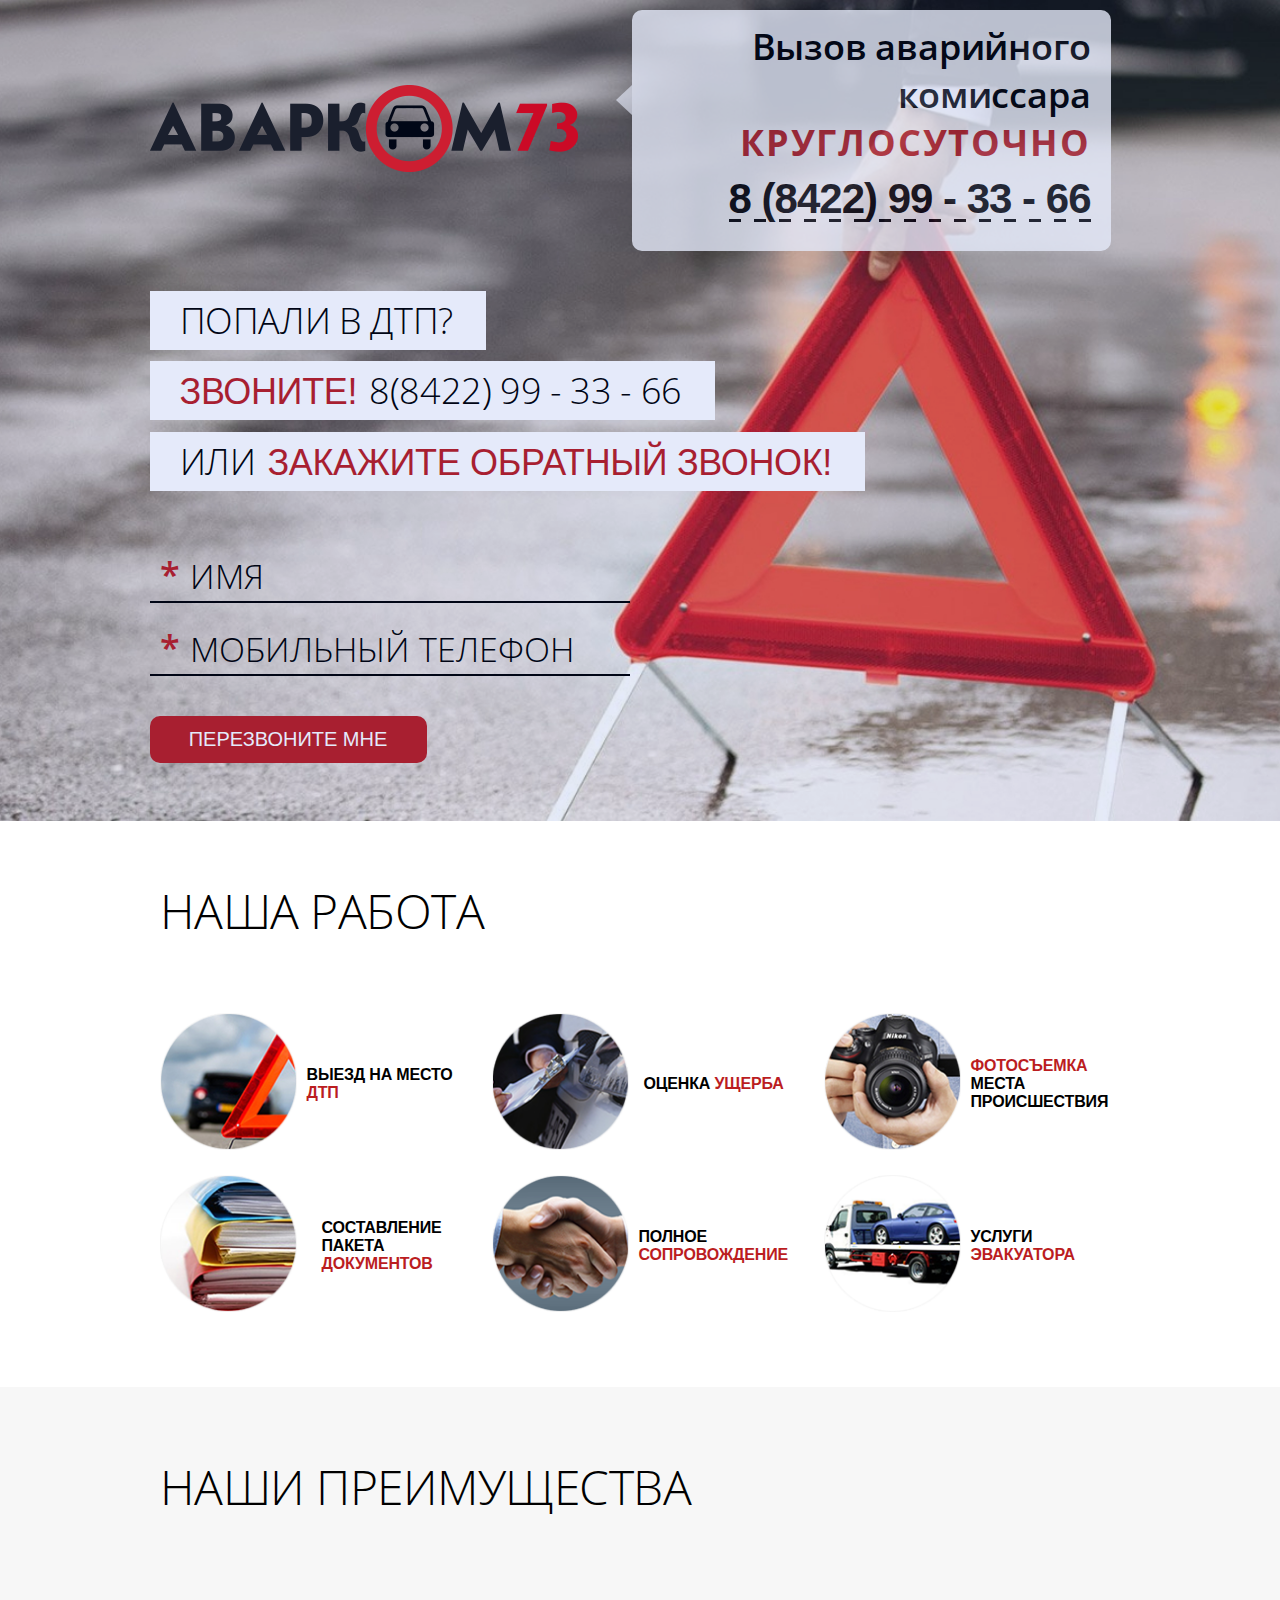
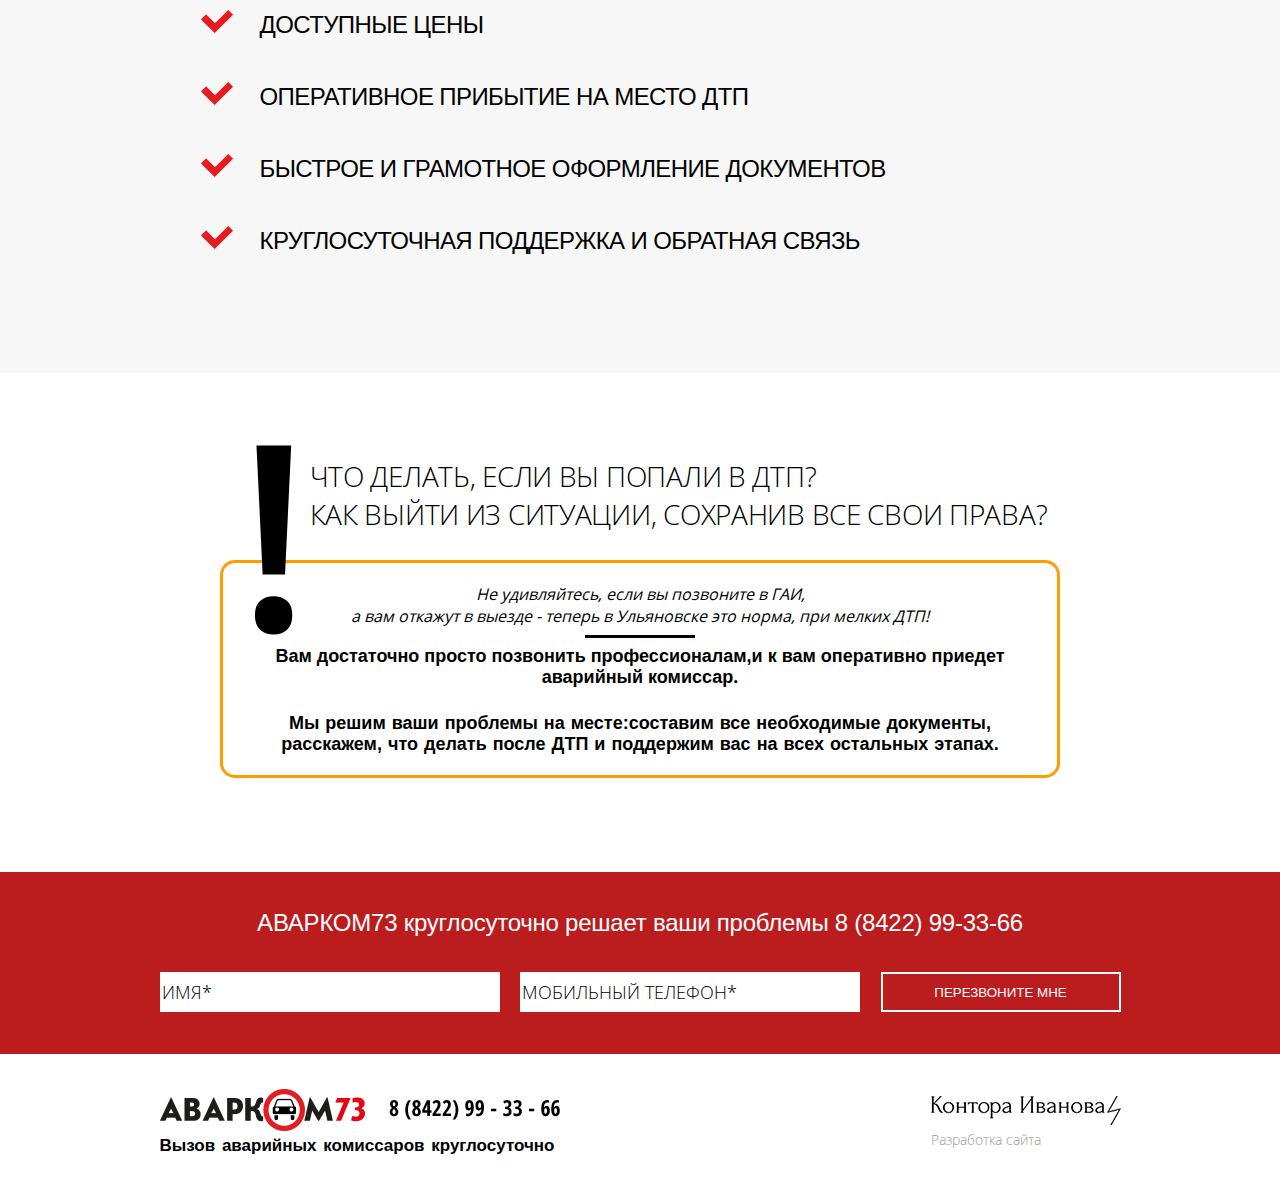
<file: index.html>
<!DOCTYPE html>
<html lang="en">
  <head>
    <meta charset="UTF-8" />
    <meta name="viewport" content="width=device-width, initial-scale=1.0" />
    <meta http-equiv="X-UA-Compatible" content="ie=edge" />
    <link href="https://fonts.googleapis.com/css?family=Open+Sans+Condensed:300,700&display=swap&subset=cyrillic-ext"
      rel="stylesheet">
    <link href="https://fonts.googleapis.com/css?family=Open+Sans+Condensed:300&display=swap&subset=cyrillic"
      rel="stylesheet">
    <link rel="stylesheet" href="css/style.css"/>
    <title>Аварком</title>
  </head>



  <body>
    <!-- контейнер первой секции -->
    <div class="intro">
      <div class="container">
        <!-- шапка сайта -->
        <header class="intro__header">
          <div class="intro__logo">
            <img src="img/logo.png.png">
          </div>

 <!-- облако с надписями -->
          <div class="intro__cloud">
               <div class="intro__cloud--text"> 
                  <h1>Вызов аварийного комиссара 
                     <span class="intro__cloud--uppercase">КРУГЛОСУТОЧНО</span></h1>
                <a class="intro__cloud--telephone">8 (8422) 99 - 33 - 66</a>

                
            </div>
         </div>
      </header>

<!-- Main text -->

        <main class="intro_main">
          <div class="intro__info">
   <p class="intro__main--header"><mark>Попали в ДТП?</mark></p>
   <p class="intro__main--content"> <mark> <span>Звоните!</span>8(8422) 99 - 33 - 66</mark> </p>
  <p class="intro__main--footer"><mark>или<span>закажите обратный звонок!</span></mark></p>
       </div>

<!--Main form -->
          <form action="#" method="POST" class="intro__form">
            <div class="intro__name">
              <label for="intro__name">*</label>
                   <input type="text" placeholder="Имя" id="intro__name" required />
                   </div>
                      <div class="intro__number">
                   <label for="intro__number">*</label>
                  
                   <input type="telephone" placeholder="Мобильный телефон" id="intro__number" required />
            </div>
               <input type="submit" id="submit" value="Перезвоните мне"/>
           </form>
        </main>
      </div>
    </div>


    <!--Block with images -->
    <section class="work">
      <div class="container">
        <div class="title">
          <h2>Наша работа</h2>
        </div>
              <div class="work__row">
                  <div class="work__column">
                      <div class="work__column--icon">
                          <img src="img/img_1.png" height="137px" width="137px" />
                              </div>
                        <div class="work__column--text">
                    <span>Выезд на место
                <span class="work__column--some">ДТП</span></span >
              </div>
           </div>

            <div class="work__column">
              <div class="work__column--icon">
                <img src="img/img_2.png" height="137px" width="137px"/>
                      </div>
                  <div class="work__column--text">
              <span>Оценка<span class="work__column--some"> ущерба</span></span >
            </div>
         </div>

            <div class="work__column">
               <div class="work__column--icon">
                  <img src="img/img_3.png"  height="137px" width="137px"/>
                     </div>
                      <div class="work__column--text">
                     <span ><span class="work__column--some">фотосъемка</span>
                  места происшествия</span
                >
              </div>
            </div>
    

      
      
            <div class="work__column">
              <div class="work__column--icon">
                <img src="img/img_4.png" height="137px" width="137px" />
              </div>
              <div class="work__column--text">
                <span
                  >Составление<br />
                  пакета<br /><span class="work__column--some"
                    >документов</span
                  ></span
                >
              </div>
            </div>

            <div class="work__column">
              <div class="work__column--icon">
                <img src="img/img_5.png" height="137px" width="137px" />
              </div>
              <div class="work__column--text">
                <span
                  >Полное
                  <span class="work__column--some">сопровождение </span></span
                >
              </div>
            </div>

            <div class="work__column">
              <div class="work__column--icon">
                <img src="img/img_6.png" height="137px" width="137px" />
              </div>
              <div class="work__column--text">
                <span>Услуги <span class="work__column--some">эвакуатора</span></span>
              </div>
            </div>

      </div>
    </section>





<!-- Section plus -->
    <section class="plus">
      <div class="container">
        <div class="title">
          <h2 class="plus__caption">Наши преимущества</h2>
        </div>
          <div class="plus__link">
            <ul>
             <li>Доступные цены </span></li>
             <li>Оперативное прибытие на место ДТП </li>
             <li>Быстрое и грамотное оформление документов</li>
             <li>Круглосуточная поддержка и обратная связь</li>
            </ul>
      </div>
    </section>



<!-- секция Что делать? -->
    <section class="info">
       <div class="container">
         <div class="title">
             <h3>Что делать, если вы попали в ДТП?<br>
                 Как выйти из ситуации, сохранив все свои права?</h3> 
             </div>

                        <div class="info__text">
                   <p class="info__text--header">Не удивляйтесь, если вы позвоните в ГАИ,<br> а вам откажут в выезде - теперь в Ульяновске это норма, при мелких ДТП!</p>
                       <hr>
          <p class="info__text--content">Вам достаточно просто позвонить профессионалам,и к вам оперативно приедет аварийный комиссар.</p>
    <p class="info__text--footer">Мы решим ваши проблемы на месте:составим все необходимые документы, расскажем, что делать после ДТП и поддержим вас на всех остальных этапах.</p>
           </div>
             </div>
              </section>

    <!-- секция с формой -->

    <section class="form">
      <div class="container">
        <div class="title">
          <h4>АВАРКОМ73 круглосуточно решает ваши проблемы 8 (8422) 99-33-66</h4>
        </div>
            <form action="#" method="GET" class="form__input--name">       
          <input type="text" id="form__input--name" placeholder="ИМЯ*" required>
        <input type="telephone" id="form__input--number" placeholder="МОБИЛЬНЫЙ ТЕЛЕФОН*" required >
      <input type="submit" id="form__input--submit" value="ПЕРЕЗВОНИТЕ МНЕ">
        </form>
        </div>
    </section>

<!-- footer -->

    <footer class="footer">
      <div class="container">
        <div class="footer__body">
        <div class="footer__title">
          <div class="footer__logo" >
              <a href="#"><img src="img/logo_mini.png"></a>
          </div>
      <div class="footer__telephone">
               <img src="img/telephone-mini.png">
                   </div>
                       <p>Вызов аварийных комиссаров круглосуточно</p>
                  </div>

             <aside class="footer__aside">
            <a href="#"><img src="img/logo.aside.png"></a>
           <p>Разработка сайта</p>
      </aside>
    </div>
      <!-- </div> -->
</div>
    </footer>



  </body>
</html>
</file>
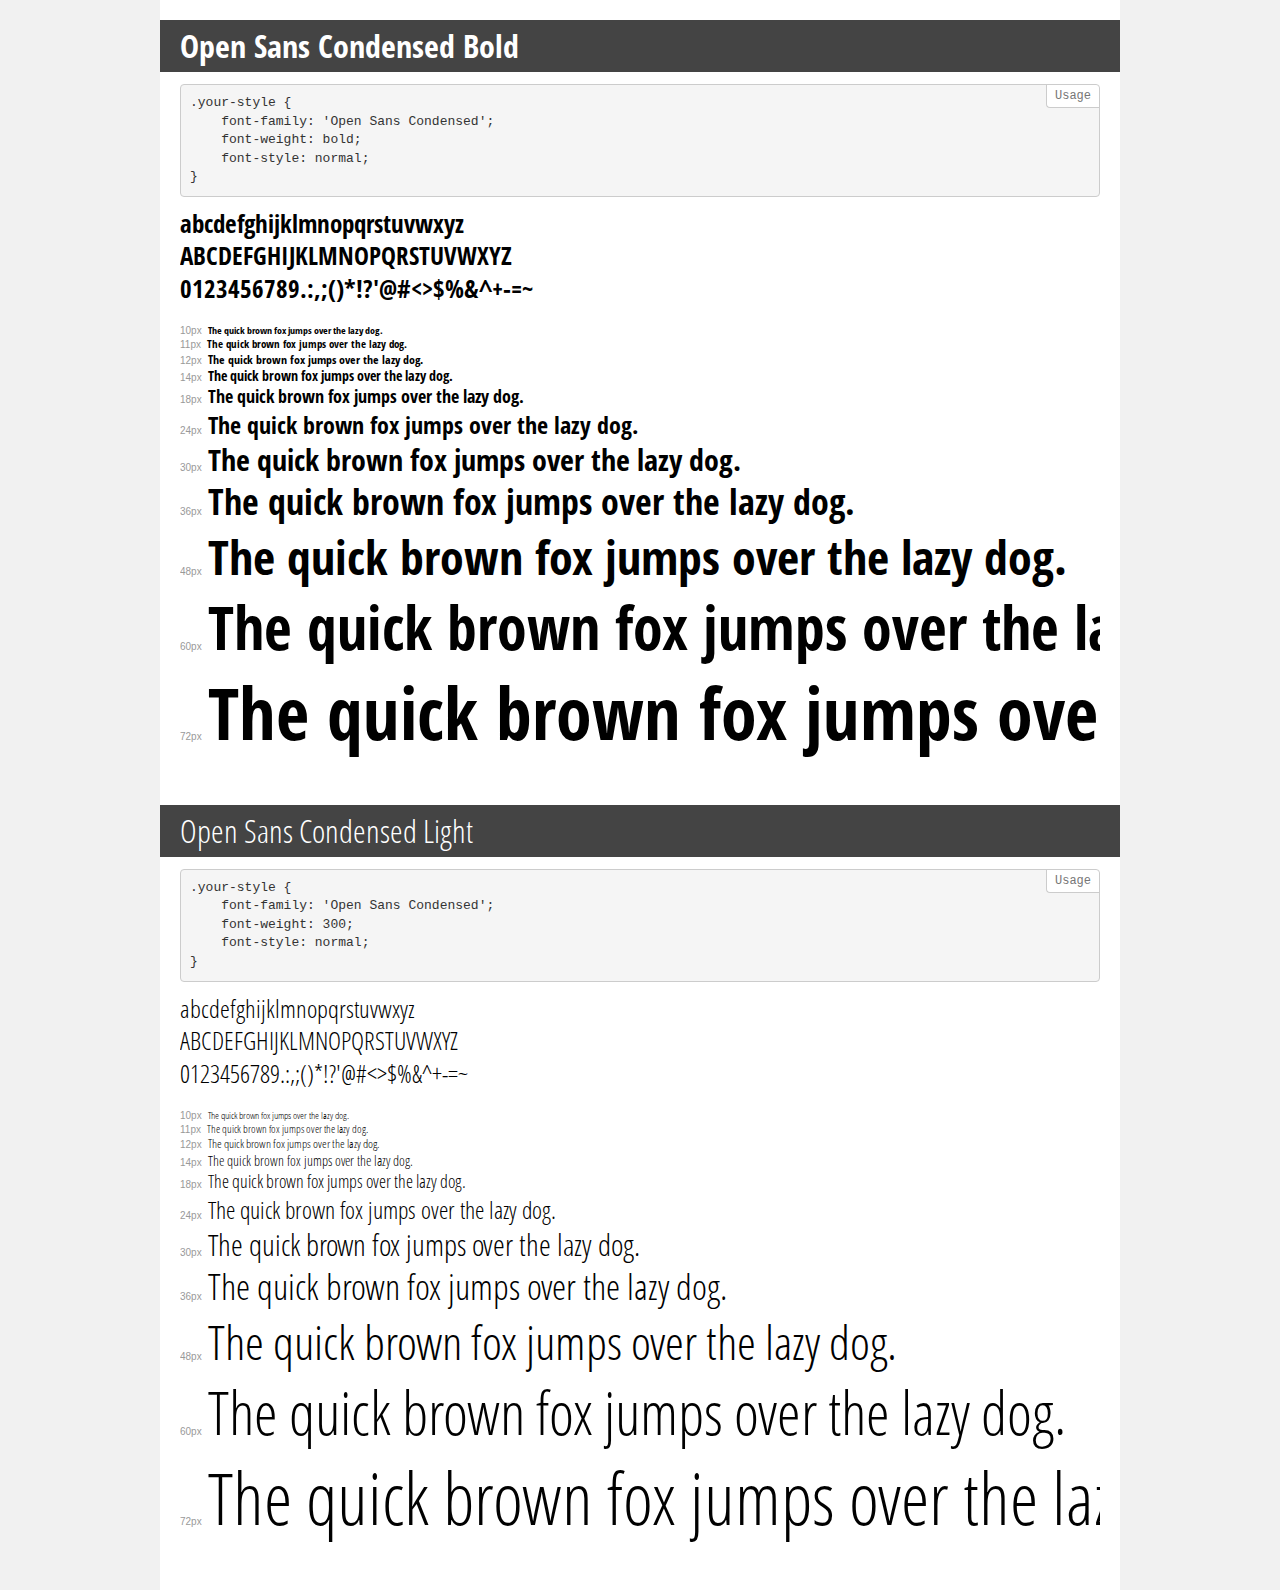
<file: fonts/demo.html>
<!DOCTYPE html>
<html>
<head>
    <meta charset="utf-8">
    <meta http-equiv="X-UA-Compatible" content="IE=edge">
    <meta name="viewport" content="width=device-width, initial-scale=1">
    <meta name="robots" content="noindex, noarchive">
    <meta name="format-detection" content="telephone=no">
    <title>Transfonter demo</title>
    <link href="stylesheet.css" rel="stylesheet">
    <style>
        /*
        http://meyerweb.com/eric/tools/css/reset/
        v2.0 | 20110126
        License: none (public domain)
        */
        html, body, div, span, applet, object, iframe,
        h1, h2, h3, h4, h5, h6, p, blockquote, pre,
        a, abbr, acronym, address, big, cite, code,
        del, dfn, em, img, ins, kbd, q, s, samp,
        small, strike, strong, sub, sup, tt, var,
        b, u, i, center,
        dl, dt, dd, ol, ul, li,
        fieldset, form, label, legend,
        table, caption, tbody, tfoot, thead, tr, th, td,
        article, aside, canvas, details, embed,
        figure, figcaption, footer, header, hgroup,
        menu, nav, output, ruby, section, summary,
        time, mark, audio, video {
            margin: 0;
            padding: 0;
            border: 0;
            font-size: 100%;
            font: inherit;
            vertical-align: baseline;
        }
        /* HTML5 display-role reset for older browsers */
        article, aside, details, figcaption, figure,
        footer, header, hgroup, menu, nav, section {
            display: block;
        }
        body {
            line-height: 1;
        }
        ol, ul {
            list-style: none;
        }
        blockquote, q {
            quotes: none;
        }
        blockquote:before, blockquote:after,
        q:before, q:after {
            content: '';
            content: none;
        }
        table {
            border-collapse: collapse;
            border-spacing: 0;
        }
        /* common styles */
        body {
            background: #f1f1f1;
            color: #000;
        }
        .page {
            background: #fff;
            width: 920px;
            margin: 0 auto;
            padding: 20px 20px 0 20px;
            overflow: hidden;
        }
        .font-container {
            overflow-x: auto;
            overflow-y: hidden;
            margin-bottom: 40px;
            line-height: 1.3;
            white-space: nowrap;
            padding-bottom: 5px;
        }
        h1 {
            position: relative;
            background: #444;
            font-size: 32px;
            color: #fff;
            padding: 10px 20px;
            margin: 0 -20px 12px -20px;
        }
        .letters {
            font-size: 25px;
            margin-bottom: 20px;
        }
        .s10:before {
            content: '10px';
        }
        .s11:before {
            content: '11px';
        }
        .s12:before {
            content: '12px';
        }
        .s14:before {
            content: '14px';
        }
        .s18:before {
            content: '18px';
        }
        .s24:before {
            content: '24px';
        }
        .s30:before {
            content: '30px';
        }
        .s36:before {
            content: '36px';
        }
        .s48:before {
            content: '48px';
        }
        .s60:before {
            content: '60px';
        }
        .s72:before {
            content: '72px';
        }
        .s10:before, .s11:before, .s12:before, .s14:before,
        .s18:before, .s24:before, .s30:before, .s36:before,
        .s48:before, .s60:before, .s72:before {
            font-family: Arial, sans-serif;
            font-size: 10px;
            font-weight: normal;
            font-style: normal;
            color: #999;
            padding-right: 6px;
        }
        pre {
            display: block;
            position: relative;
            padding: 9px;
            margin: 0 0 10px;
            font-family: Monaco, Menlo, Consolas, "Courier New", monospace !important;
            font-size: 13px;
            line-height: 1.428571429;
            color: #333;
            font-weight: normal !important;
            font-style: normal !important;
            background-color: #f5f5f5;
            border: 1px solid #ccc;
            overflow-x: auto;
            border-radius: 4px;
        }
        pre:after {
            display: block;
            position: absolute;
            right: 0;
            top: 0;
            content: 'Usage';
            line-height: 1;
            padding: 5px 8px;
            font-size: 12px;
            color: #767676;
            background-color: #fff;
            border: 1px solid #ccc;
            border-right: none;
            border-top: none;
            border-radius: 0 4px 0 4px;
            z-index: 10;
        }
        /* responsive */
        @media (max-width: 959px) {
            .page {
                width: auto;
                margin: 0;
            }
        }
    </style>
</head>
<body>
<div class="page">
    <div class="demo" style="font-family: 'Open Sans Condensed'; font-weight: bold; font-style: normal;">
        <h1>Open Sans Condensed Bold</h1>
        <pre>.your-style {
    font-family: 'Open Sans Condensed';
    font-weight: bold;
    font-style: normal;
}</pre>
        <div class="font-container">
            <p class="letters">
                abcdefghijklmnopqrstuvwxyz<br>
ABCDEFGHIJKLMNOPQRSTUVWXYZ<br>
                0123456789.:,;()*!?'@#<>$%&^+-=~
            </p>
            <p class="s10" style="font-size: 10px;">The quick brown fox jumps over the lazy dog.</p>
            <p class="s11" style="font-size: 11px;">The quick brown fox jumps over the lazy dog.</p>
            <p class="s12" style="font-size: 12px;">The quick brown fox jumps over the lazy dog.</p>
            <p class="s14" style="font-size: 14px;">The quick brown fox jumps over the lazy dog.</p>
            <p class="s18" style="font-size: 18px;">The quick brown fox jumps over the lazy dog.</p>
            <p class="s24" style="font-size: 24px;">The quick brown fox jumps over the lazy dog.</p>
            <p class="s30" style="font-size: 30px;">The quick brown fox jumps over the lazy dog.</p>
            <p class="s36" style="font-size: 36px;">The quick brown fox jumps over the lazy dog.</p>
            <p class="s48" style="font-size: 48px;">The quick brown fox jumps over the lazy dog.</p>
            <p class="s60" style="font-size: 60px;">The quick brown fox jumps over the lazy dog.</p>
            <p class="s72" style="font-size: 72px;">The quick brown fox jumps over the lazy dog.</p>
        </div>
    </div>
    <div class="demo" style="font-family: 'Open Sans Condensed'; font-weight: 300; font-style: normal;">
        <h1>Open Sans Condensed Light</h1>
        <pre>.your-style {
    font-family: 'Open Sans Condensed';
    font-weight: 300;
    font-style: normal;
}</pre>
        <div class="font-container">
            <p class="letters">
                abcdefghijklmnopqrstuvwxyz<br>
ABCDEFGHIJKLMNOPQRSTUVWXYZ<br>
                0123456789.:,;()*!?'@#<>$%&^+-=~
            </p>
            <p class="s10" style="font-size: 10px;">The quick brown fox jumps over the lazy dog.</p>
            <p class="s11" style="font-size: 11px;">The quick brown fox jumps over the lazy dog.</p>
            <p class="s12" style="font-size: 12px;">The quick brown fox jumps over the lazy dog.</p>
            <p class="s14" style="font-size: 14px;">The quick brown fox jumps over the lazy dog.</p>
            <p class="s18" style="font-size: 18px;">The quick brown fox jumps over the lazy dog.</p>
            <p class="s24" style="font-size: 24px;">The quick brown fox jumps over the lazy dog.</p>
            <p class="s30" style="font-size: 30px;">The quick brown fox jumps over the lazy dog.</p>
            <p class="s36" style="font-size: 36px;">The quick brown fox jumps over the lazy dog.</p>
            <p class="s48" style="font-size: 48px;">The quick brown fox jumps over the lazy dog.</p>
            <p class="s60" style="font-size: 60px;">The quick brown fox jumps over the lazy dog.</p>
            <p class="s72" style="font-size: 72px;">The quick brown fox jumps over the lazy dog.</p>
        </div>
    </div>
</div>
</body>
</html>
</file>
<file: css/style.css>
@font-face {
  font-family: "Open Sans";
  src: url("../fonts//OpenSans-Semibold.eot");
  src: url("../fonts/OpenSans-Semibold.eot?#iefix") format("embedded-opentype"),
    url("../fonts/OpenSans-Semibold.woff2") format("woff2"),
    url("../fonts/OpenSans-Semibold.woff") format("woff"),
    url("../fonts/OpenSans-Semibold.ttf") format("truetype"),
    url("../fonts/OpenSans-Semibold.svg#OpenSans-Semibold") format("svg");
  font-weight: 600;
  font-style: normal;
}

@font-face {
  font-family: "Open Sans";
  src: url("../fonts/OpenSans-Light.eot");
  src: url("../fonts/OpenSans-Light.eot?#iefix") format("embedded-opentype"),
    url("../fonts/OpenSans-Light.woff2") format("woff2"),
    url("../fonts/OpenSans-Light.woff") format("woff"),
    url("../fonts/OpenSans-Light.ttf") format("truetype");
  font-weight: 300;
  font-style: normal;
}

@font-face {
  font-family: "Open Sans";
  src: url("../fonts/OpenSans.eot");
  src: url("../fonts/OpenSans.eot?#iefix") format("embedded-opentype"),
    url("../fonts/OpenSans.woff2") format("woff2"),
    url("../fonts/OpenSans.woff") format("woff"),
    url("../fonts/OpenSans.ttf") format("truetype"),
    url("../fonts/OpenSans.svg#OpenSans") format("svg");
  font-weight: normal;
  font-style: normal;
}
h2,
h3,
h4,
h1 {
  margin: 0;
}

* {
  box-sizing: border-box;
}
p {
  margin: 0;
}

body {
  font-family: "Open Sans", sans-serif;
  margin: 0;
}

.intro {
  background:url("../img/Layer_1.jpg") no-repeat  ;
  background-position: center;
  background-size: cover;
  padding: 10px 20px 58px 0;
  position: relative;
  margin: 0;
}
.intro::before{
content: "";
width: 100%;
height: 100%;
background-color:rgba(0,51,204,0.1);
z-index: 100;
position: absolute;
top:0;
} 

/* контейнер-сетка */
.container {
  width: 961px;
  margin: auto;
}
/* Логотип с облаком */
.intro__header{
  width: 100%;
  display: flex;
  align-items: center;
  justify-content: space-between;
  margin-bottom: 40px;
}

/* облако */
.intro__cloud {
  position: relative;
  padding: 13px 20px 20px 20px;
  width: 479px;
  background-color: #ffffff;
  opacity: 0.8;
  border-radius: 10px;
  text-align: right;
}
.intro__cloud::after {
  content: "";
  position: absolute;
  top: 75px;
  left: -16px;
  border-top: 15px solid transparent;
  border-right: 16px solid #ffffff;
  border-bottom: 15px solid transparent;
  opacity: 0.8;
}
/* надписи в облаке */
.intro__cloud--text > h1 {
  font-family: "Open Sans Condensed", sans-serif;
  font-size: 36px;
  font-weight: 600;
  color: #000000;
  letter-spacing: -0.2px;
  line-height: 48px;
}

.intro__cloud--uppercase {
  color: #bb1d1f;
  letter-spacing: 1.8px;
  font-family: "Open Sans Condensed", sans-serif;
  font-size: 36px;
  font-weight: bold;
}

.intro__cloud--telephone{
  color: #000000;
  font-family: "Open Sans - Condensed Bold", sans-serif;
  font-size: 42px;
  font-weight: 600;
  line-height: 64px;
  text-align: right;
  letter-spacing: -1px;
  background-image: linear-gradient(to right, black 50% , white 50%);
  background-position: left bottom;
  background-size: 25px 3px;
  background-repeat: repeat no-repeat;
}
.intro__cloud--telephone:hover{
opacity: 0.6;
}
/* контейнер для надписей и формы */
.intro_main {
  width: 100%;

}

.intro__info {
  width: 100%;
  margin-bottom: 57px;
  display: flex;
  flex-direction: column;
}

.intro__info > p {
  width: 100%;
  font-family: "Open Sans", sans-serif;
  letter-spacing: -0.36px;
  font-size: 36px;
  font-weight: 300;
  line-height: 60px;
  text-transform: uppercase;
  color: #000000;

}
.intro__info mark{
  background-color: #fff;
  padding-left: 30px;
  padding-right: 33px;
  padding-top: 5px ;
    padding-bottom: 5px ;
}


.intro__main--content span ,
.intro__main--footer span{
  color: #bb1d1f;
  font-family: "Open Sans - Semibold", sans-serif;
  font-weight: 500;
} 
.intro__main--header,
.intro__main--content{
  margin-bottom:10px;
  align-self: flex-start;
}
.intro__main--content span{
  padding: 0 12px 0 0;
}
.intro__main--footer span{
  padding: 0 0 0 12px;
}


/* input */

#intro__name {
  display: block;
  outline: none;
  background-color: transparent;
  font-size: 36px;
  width: 480px;
  border-top: none;
  border-right: none;
  border-left: none;
  border-bottom: 2px solid black;
  font-family: "Open Sans", sans-serif;
  padding-left: 40px;

}
#intro__number {
  display: block;
  outline: none;
  background-color: transparent;
  font-size: 36px;
  width: 480px;
  border-top: none;
  border-right: none;
  border-left: none;
  border-bottom: 2px solid black;
  font-family: "Open Sans", sans-serif;
    padding-left: 40px;
}
#submit{
  padding: 12px 22px 12px 22px;
  width: 277px;
  background-color: #bb1d1f;
  color: white;
  border-radius: 10px;
  font-family: "Open Sans - Semibold", sans-serif;
  font-size: 20px;
  font-weight: 400;
  text-transform: uppercase;
  border: none;
}
.intro__name>label,
 .intro__number>label{
  color: #bb1d1f;
  font-family: "Open Sans", sans-serif;
  font-size: 36px;
  font-weight: 900;
  padding-left: 10px;
  position: absolute;

}
.intro__name{
  margin-bottom: 20px;
  position:relative;
}
.intro__number{
    margin-bottom: 40px;
  position:relative;
}
 #intro__name::placeholder,
#intro__number::placeholder {
  color: #000000;
  font-family: "Open Sans", sans-serif;
  font-size: 34px;
  padding: 0;
  font-weight: 300;
  text-transform: uppercase;

} 
#intro__name:focus::placeholder,
#intro__number:focus::placeholder {
  color: transparent;
}

/* контейнер с картинками */
.work {
  width: 100%;
  padding: 57px 0 50px 0;
}

.title > h2 {
  font-family: "Open Sans", sans-serif;
  font-size: 48px;
  font-weight: 300;
  text-transform: uppercase;
  letter-spacing: -0.48px;
  margin-bottom: 70px;
}
.work__row {
  width: 100%;
  display: flex;
  flex-wrap: wrap;
  justify-content: space-between;

}


.work__column {
  display: flex;
  justify-content: space-between;
  align-content: space-between;
  margin-bottom: 20px;
}
.work__column--text {
  padding-left: 10px;
  display: flex;
  justify-content: center;
  align-items: center;
width: 160px;

}
.work__column--text > span {
  color: #000000;
  font-family: "Open Sans - Semibold", sans-serif;
  font-size: 16px;
  font-weight: 600;
  text-transform: uppercase;
  letter-spacing: -0.16px;
}
.work__column--some {
  color: #bb1d1f;
}

/* section plus */
.plus {
  margin: 0;
  background-color: #f7f7f7;
  padding: 67px 0 80px 0;
}
.plus__caption {
  font-family: "Open Sans", sans-serif;
  font-size: 48px;
  font-weight: 300;
  text-transform: uppercase;
  letter-spacing: -0.48px;
  margin-bottom: 75px;
}

.plus__link > ul {
  list-style-image: url("../img/checkbox.png");
  margin-left: 40px;
}

.plus__link > ul > li {
  color: #000000;
  font-family: "Open Sans - Semibold", sans-serif;
  font-size: 24px;
  font-weight: 400;
  line-height: 72px;
  text-transform: uppercase;
  letter-spacing: -0.6px;
  padding-left: 20px;
}

/* секция что делать */
.info {
  width: 100%;
  display: flex;
  align-items: center;
  justify-content: center;
  background-color: #ffffff;
  padding: 84px 0px 94px 0px;
}

.title > h3 {
  padding-left: 150px;
  margin-bottom: 27px;
  font-family: "Open Sans", sans-serif;
  font-size: 28px;
  font-weight: 300;
  text-transform: uppercase;
  letter-spacing: -0.28px;
}

.info__text {

  position: relative;
  margin: auto;
  width: 840px;
  padding: 20px 50px 20px 50px;
  border: 3px solid #ff9c00;
  border-radius: 15px;
}
.info__text::before {
  content: "!";
  display: block;
  position: absolute;
  top:-210px;
  left: 15px;
  color: #000000;
  font-family: "Open Sans Condensed", sans-serif ;
font-size: 260px;
font-weight: 600;
}

.info__text--header {
  color: #000000;
  font-family: "Open Sans", sans-serif;
  font-size: 16px;
  font-style: italic;
  text-align: center;
}

.info__text--content {
  font-family: "Open Sans Semi Bold", sans-serif;
  font-weight: 600;
  padding-bottom: 25px;
  text-align: center;
  font-size: 18px;
}
.info__text--footer {
  font-family: "Open Sans Semi Bold", sans-serif;
  font-weight: 600;
  text-align: center;
  word-spacing: 1px;
  font-size: 18px;
}
.info__text > hr {
  height: 3px;
  background-color: #000000;
  width: 110px;
  border: none;
}

/* контейнер с формами */
.form {
  width: 100%;
  background-color: #bb1d1f;
  padding: 37px 0 42px 0;
}
.title > h4 {
  margin-bottom: 35px;
  color: #ffffff;
  font-family: "Open Sans - Semibold", sans-serif;
  font-size: 24px;
  font-weight: 400;
  letter-spacing: -0.24px;
  text-align: center;
}
.form__input--name {
  display: flex;
  flex-wrap: nowrap;
  justify-content: space-between;
  width: 100%;
  box-sizing: border-box;
}

#form__input--name,
#form__input--number {
  color: #000000;
  font-family: "Open Sans", sans-serif;
  font-size: 18px;
  font-weight: 300;
  width: 340px;
  height: 40px;
  border: none;
  box-sizing: border-box;
}

#form__input--name::placeholder,
#form__input--number::placeholder {
  color: #000000;
  font-family: "Open Sans", sans-serif;
  font-size: 18px;
  font-weight: 300;
}
#form__input--name:focus::placeholder,
#form__input--number:focus::placeholder {
  color: transparent;
}

#form__input--submit {
  width: 240px;
  background-color: #bb1d1f;
  border: 2px solid white;
  color: #ffffff;
}

/* подвал сайта */
.footer {
  width: 100%;
  padding: 35px 0 41px 0;
  display: flex;
  align-items: center;
  justify-content: space-between;
}
.footer__body {
  width: 100%;
  display: flex;
  align-items: center;
  justify-content: space-between;
}
.footer__title {
  width: 400px;
  display: flex;
  align-items: center;
  justify-content: space-between;
  flex-wrap: wrap;
}
.footer__logo:hover {
  opacity: 0.6;
}
.footer__title > p {
  color: #000000;
  font-family: "Open Sans - Condensed Bold", sans-serif;
  font-size: 17px;
  font-weight: 600;
  word-spacing: 2px;
}
.footer__aside {
  width: 190px;

}
.footer__aside:hover {
  opacity: 0.6;
}

.footer__aside > p {

  top: 20px;
  color: #9b9b9b;
  font-family: "Open Sans";
  font-size: 14px;
  font-weight: 300;
}
</file>
<file: fonts/stylesheet.css>
@font-face {
    font-family: 'Open Sans Condensed';
    src: url('OpenSans-CondensedBold.woff2') format('woff2'),
        url('OpenSans-CondensedBold.ttf') format('truetype'),
        url('OpenSans-CondensedBold.svg#OpenSans-CondensedBold') format('svg');
    font-weight: bold;
    font-style: normal;
}

@font-face {
    font-family: 'Open Sans Condensed';
    src: url('OpenSans-CondensedLight.woff2') format('woff2'),
        url('OpenSans-CondensedLight.ttf') format('truetype'),
        url('OpenSans-CondensedLight.svg#OpenSans-CondensedLight') format('svg');
    font-weight: 300;
    font-style: normal;
}
</file>
